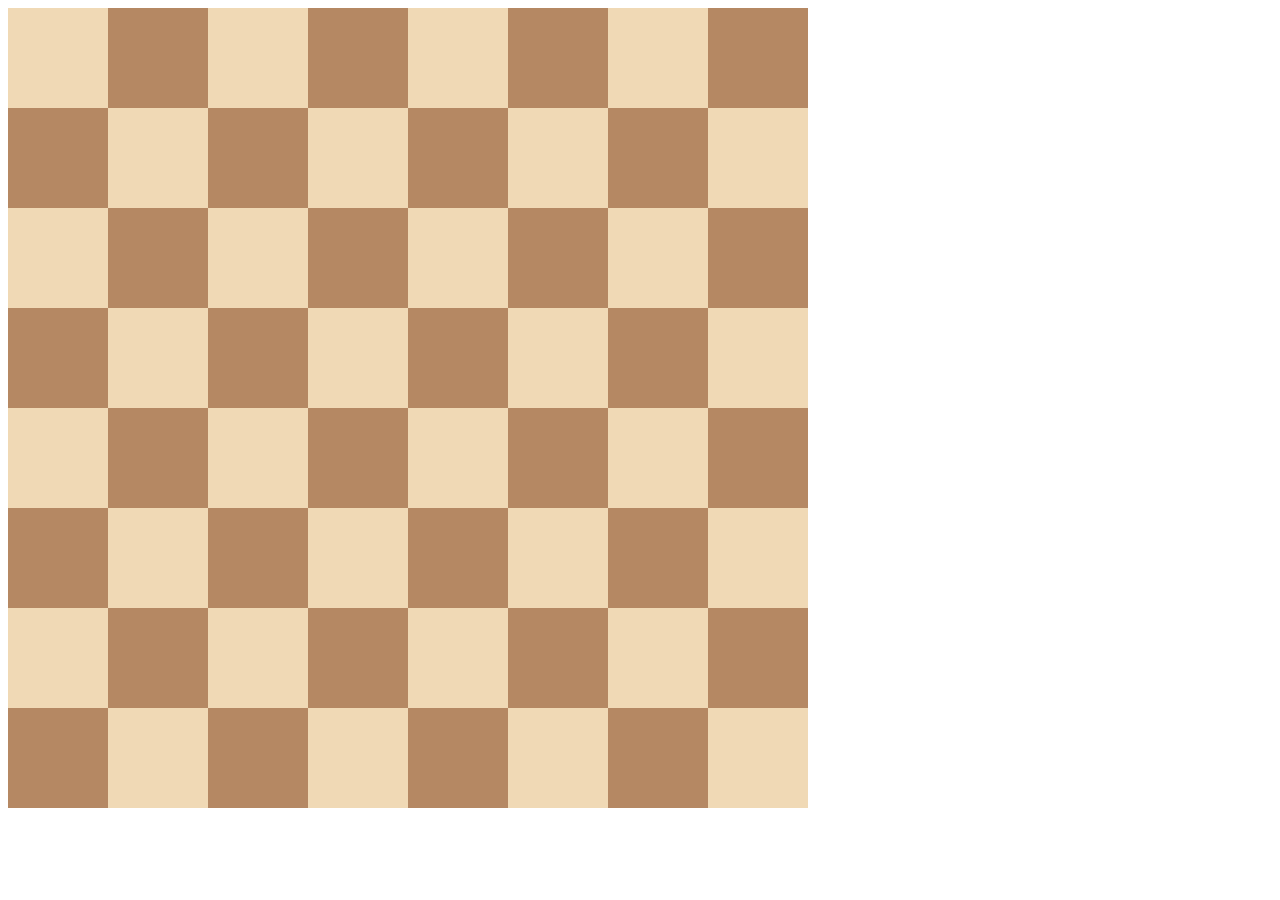
<file: 10.0 Display Grid/index.html>
<!DOCTYPE html>
<html>

<head>
  <title>Chessboard</title>
  <style>
    /* Write your code here */
    /* Each square should be 100px by 100px */
    /* My colours for white: #f0d9b5, black: #b58863 */
    .container{
      width: 600px;
      display: grid;
      grid-template-columns: 1fr 1fr 1fr 1fr  1fr 1fr 1fr 1fr;
      grid-template-rows: 1fr fr 1fr 1fr  1fr 1fr 1fr 1fr;
    }
    .white{
      height: 100px;
      width: 100px;
      background: #f0d9b5;
    
    }
    .black{
      background-color:#b58863;
      height: 100px;
      width: 100px;
    }
  </style>
</head>

<body>
  <div class="container">
    <div class="white"></div>
    <div class="black"></div>
    <div class="white"></div>
    <div class="black"></div>
    <div class="white"></div>
    <div class="black"></div>
    <div class="white"></div>
    <div class="black"></div>
    <div class="black"></div>
    <div class="white"></div>
    <div class="black"></div>
    <div class="white"></div>
    <div class="black"></div>
    <div class="white"></div>
    <div class="black"></div>
    <div class="white"></div>
    <div class="white"></div>
    <div class="black"></div>
    <div class="white"></div>
    <div class="black"></div>
    <div class="white"></div>
    <div class="black"></div>
    <div class="white"></div>
    <div class="black"></div>
    <div class="black"></div>
    <div class="white"></div>
    <div class="black"></div>
    <div class="white"></div>
    <div class="black"></div>
    <div class="white"></div>
    <div class="black"></div>
    <div class="white"></div>
    <div class="white"></div>
    <div class="black"></div>
    <div class="white"></div>
    <div class="black"></div>
    <div class="white"></div>
    <div class="black"></div>
    <div class="white"></div>
    <div class="black"></div>
    <div class="black"></div>
    <div class="white"></div>
    <div class="black"></div>
    <div class="white"></div>
    <div class="black"></div>
    <div class="white"></div>
    <div class="black"></div>
    <div class="white"></div>
    <div class="white"></div>
    <div class="black"></div>
    <div class="white"></div>
    <div class="black"></div>
    <div class="white"></div>
    <div class="black"></div>
    <div class="white"></div>
    <div class="black"></div>
    <div class="black"></div>
    <div class="white"></div>
    <div class="black"></div>
    <div class="white"></div>
    <div class="black"></div>
    <div class="white"></div>
    <div class="black"></div>
    <div class="white"></div>
  </div>
</body>

</html>
</file>
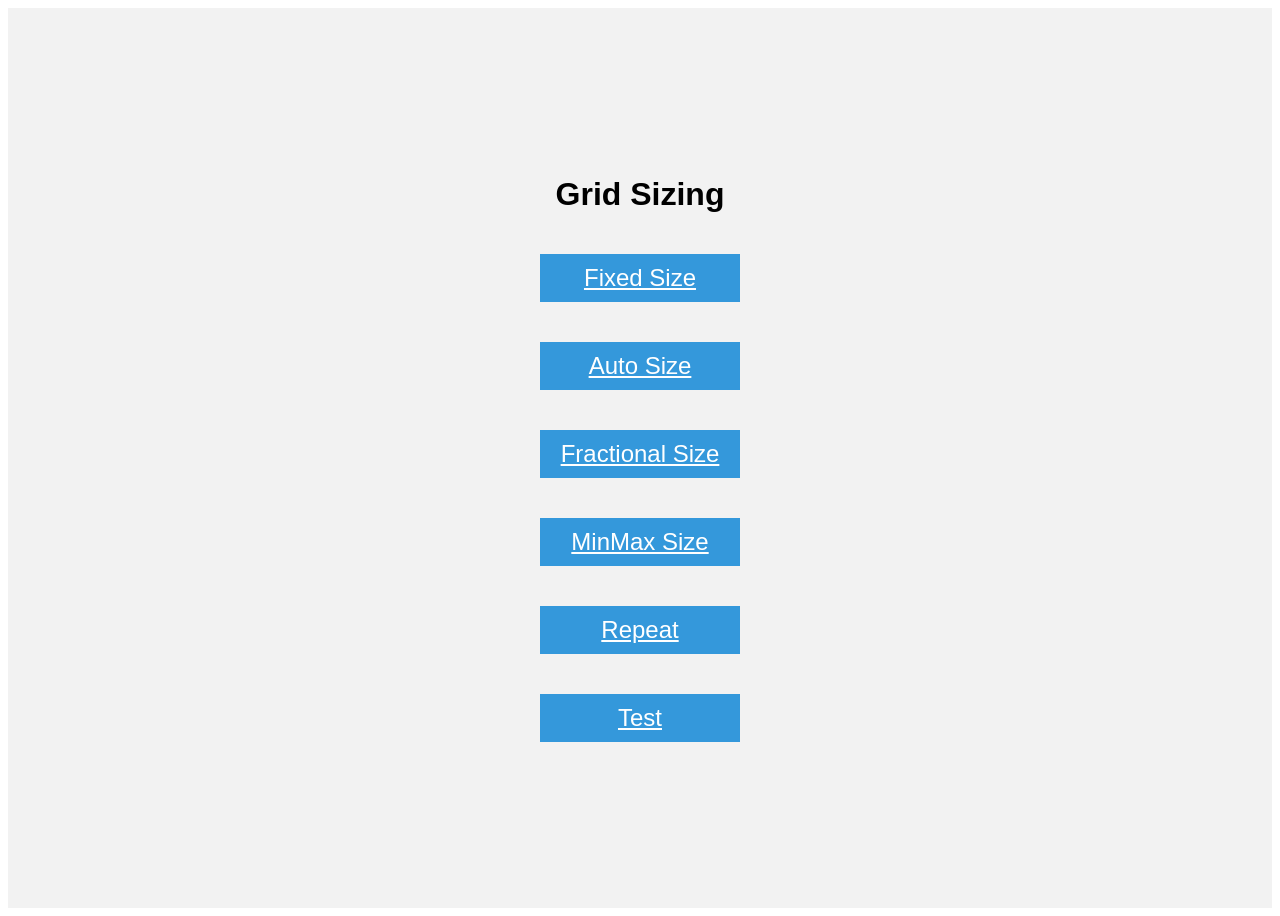
<file: 10.1 Grid Sizing/index.html>
<!DOCTYPE html>
<html lang="en">

<head>
  <meta charset="UTF-8">
  <meta name="google" content="notranslate">
  <meta name="viewport" content="width=device-width, initial-scale=1.0">
  <title>Grid Fundamentals</title>
  <style>
    body {
      font-family: sans-serif;
    }

    .container {
      display: flex;
      justify-content: center;
      align-items: center;
      flex-direction: column;
      height: 100vh;
      background-color: #f2f2f2;
    }

    .item {
      width: 200px;
      margin: 20px;
      background-color: #3498db;
      color: #fff;
      text-align: center;
      line-height: 2;
      font-size: 24px;
    }
  </style>
</head>

<body>
  <div class="container">
    <h1>Grid Sizing</h1>
    <a class="item" href="./fixed-size.html">Fixed Size</a>
    <a class="item" href="./auto-size.html">Auto Size</a>
    <a class="item" href="./fractional-size.html">Fractional Size</a>
    <a class="item" href="./minmax-size.html">MinMax Size</a>
    <a class="item" href="./repeat.html">Repeat</a>
    <a class="item" href="./test.html">Test</a>


  </div>
</body>

</html>
</file>
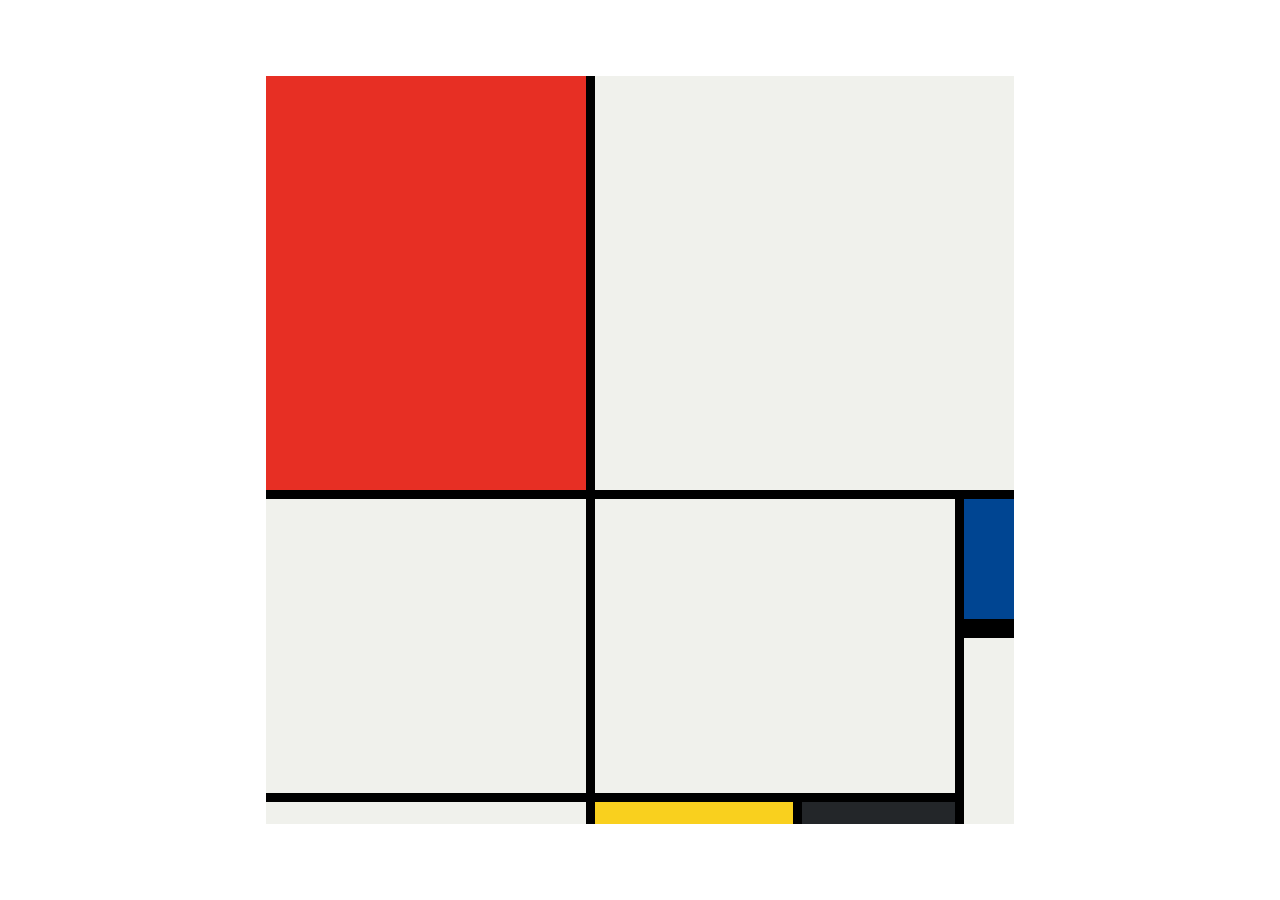
<file: 10.3 Mondrian Project/index.html>
<!DOCTYPE html>
<html lang="en">

<head>
  <meta charset="UTF-8">
  <meta name="viewport" content="width=device-width, initial-scale=1.0">
  <title>Mondrian Project</title>
  <style>
    /* 
    Write your CSS here 
    Gap Colour: #000
    White: #F0F1EC
    Red: #E72F24
    Black: #232629
    Blue: #004592
    Yellow: #F9D01E

    For dimensions, see dimensions.png image.
    HINT: Remember you can't change the properties of grid lines.
    But grid lines are transparent!
    */
    body {
      display: flex;
      justify-content: center;
      align-items: center;
      height: 100vh;
      margin: 0;
      padding: 0;
    }
    .container {
      height: 748px;
      width: 748px;
      display: grid;
      background-color: #000;
      grid-template-columns: 320px 198px 153px 50px;
      grid-template-rows: 414px 130px 155px 22px;
      gap: 9px;
    }

    .item {
      background-color: #F0F1EC;
    }

    .red {
      background-color: #E72F24;
    }

    .white1 {
      grid-column: span 3;
    }

    .white2 {
      grid-row: span 2;
    }

    .white3 {
      grid-area: 2 / 2 / 4 /4
    }

    .blue {
      background-color: #004592;
      border-bottom: 10px solid #000;
    }

    .white4 {
      grid-row: span 2;
    }

    .yellow {
      background-color: #F9D01E;
    }

    .black {
      background-color: #232629;
    }
  </style>
</head>

<body>
  <!-- Write your HTML here -->
  <div class="container">
    <div class="item red"></div>
    <div class="item white1"></div>
    <div class="item white2"></div>
    <div class="item white3"></div>

    <div class="item blue"></div>
    <div class="item white4"></div>

    <div class="item"></div>
    <div class="item yellow"></div>
    <div class="item black"></div>
  </div>
</body>

</html>
</file>
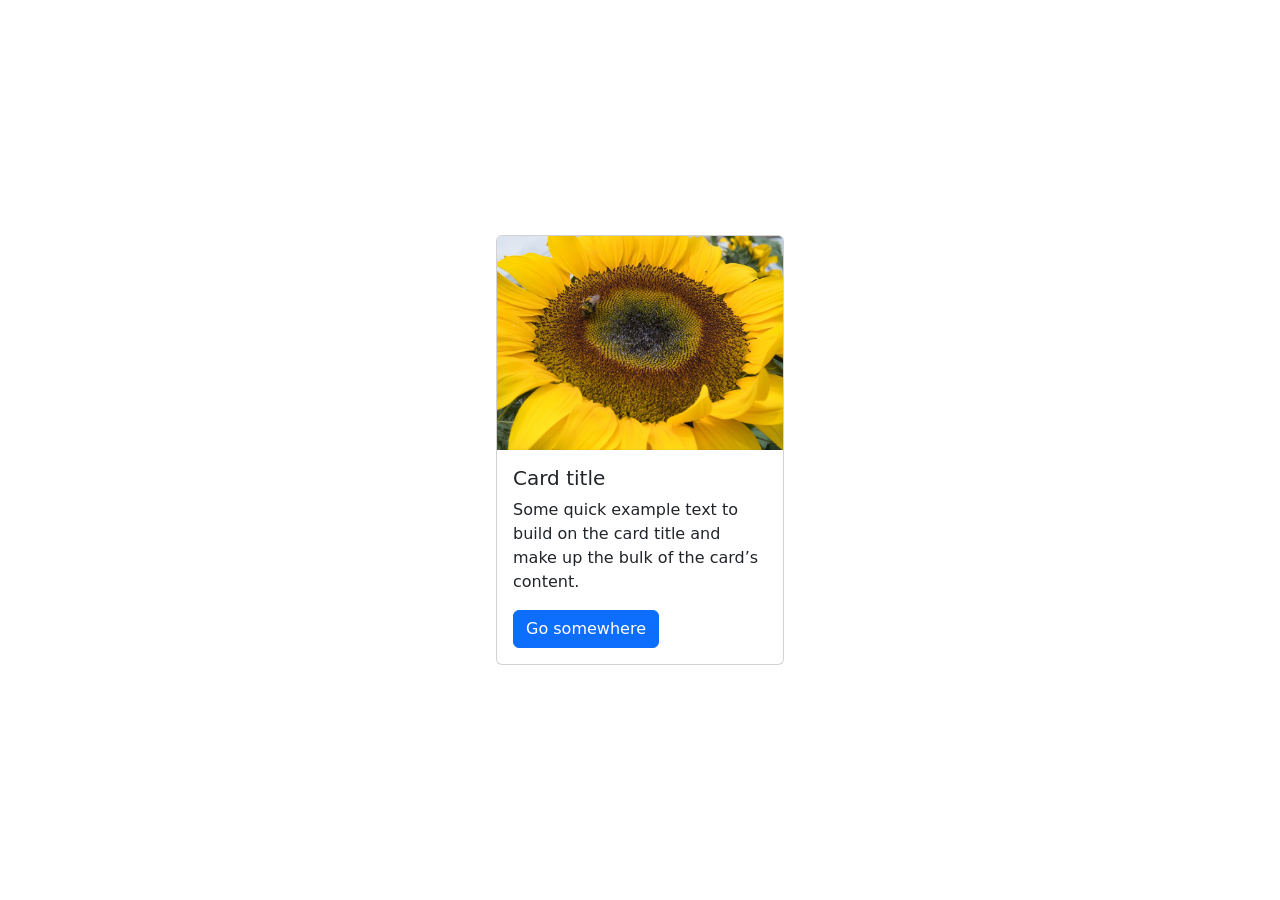
<file: 11.0 Bootstrap Intro/index.html>
<!doctype html>
<html lang="en">

<head>
  <meta charset="utf-8">
  <meta name="viewport" content="width=device-width, initial-scale=1">
  <title>Bootstrap</title>
  <!-- TODO 1: Add the Bootstrap link here. -->
   <link href="https://cdn.jsdelivr.net/npm/bootstrap@5.3.8/dist/css/bootstrap.min.css" rel="stylesheet" integrity="sha384-sRIl4kxILFvY47J16cr9ZwB07vP4J8+LH7qKQnuqkuIAvNWLzeN8tE5YBujZqJLB" crossorigin="anonymous">
  <style>
    /* TODO 4: Use flexbox to center the card in the vertical and horizontal center. */
    .flex-container{
      display: flex;
      justify-content: center;
      align-items: center;
      height: 100vh;
      
    }
  </style>
</head>

<body>
  <div class="flex-container">

    <!-- TODO 2: Add the Bootstrap Prebuilt Card here -->
     <div class="card" style="width: 18rem;">
  <img src="./flower.jpg" class="card-img-top" alt="a sun flower">
  <div class="card-body">
    <h5 class="card-title">Card title</h5>
    <p class="card-text">Some quick example text to build on the card title and make up the bulk of the card’s content.</p>
    <a href="#" class="btn btn-primary">Go somewhere</a>
  </div>
  </div>
    <!-- TODO 3: Change the image src to display the flower.jpg image. -->
  </div>
</body>

</html>
</file>
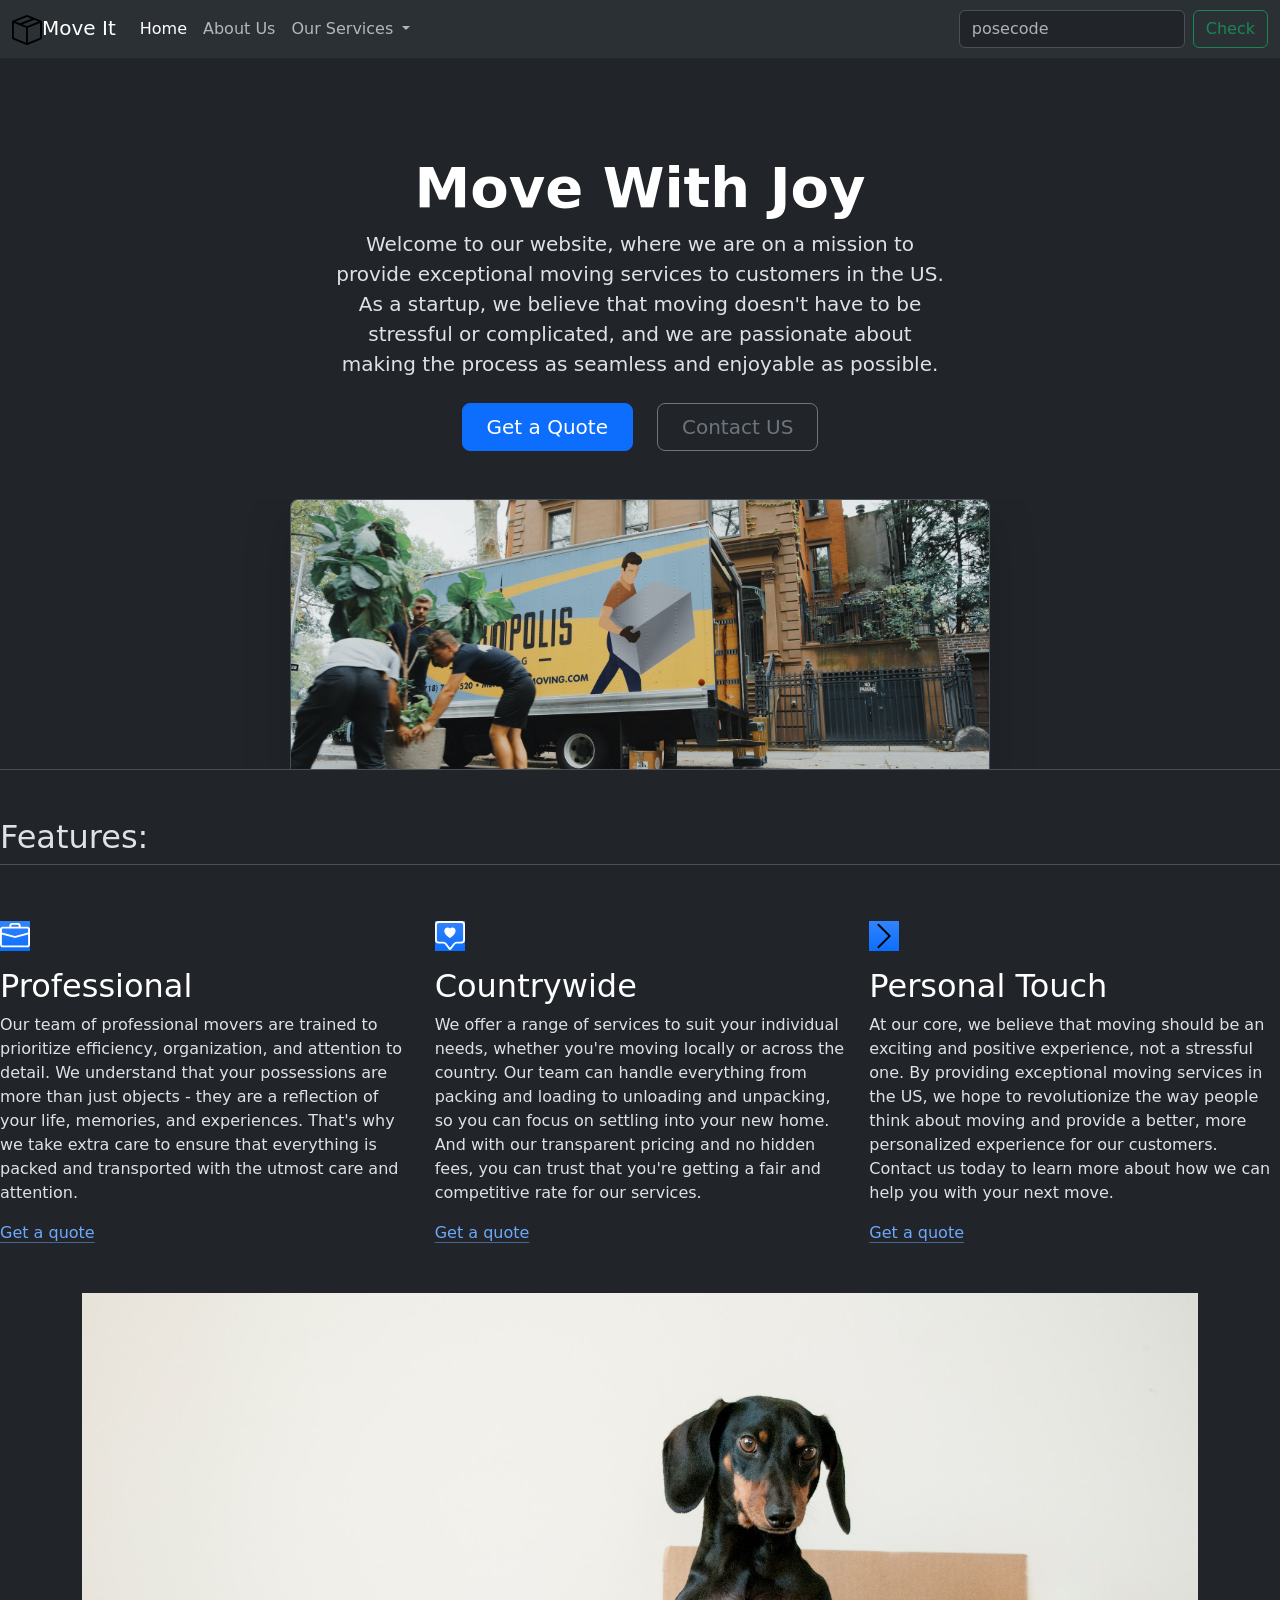
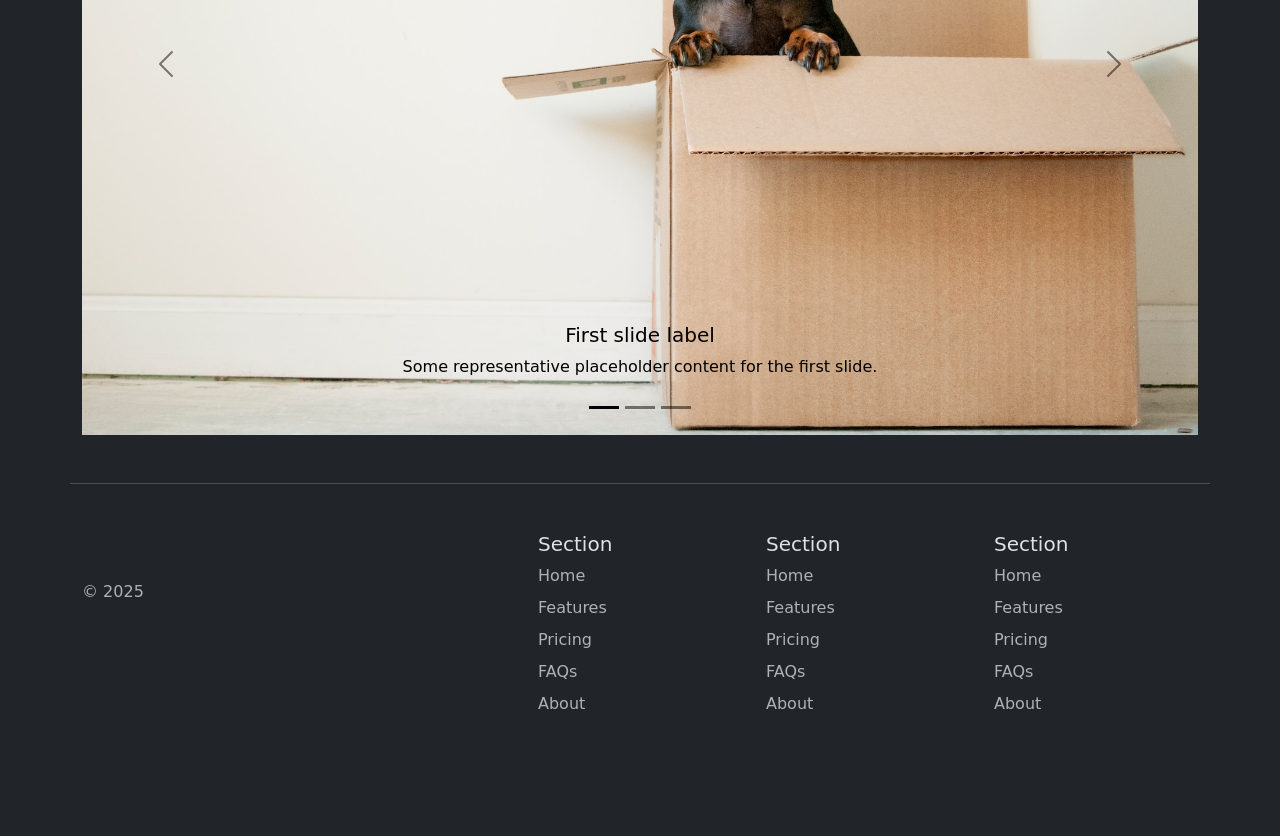
<file: 11.2 Bootstrap Components/index.html>
<!DOCTYPE html>
<html lang="en" data-bs-theme="dark">

<head>
  <meta charset="UTF-8">
  <meta name="viewport" content="width=device-width, initial-scale=1.0">
  <title>Bootstrap Components</title>
  <link href="https://cdn.jsdelivr.net/npm/bootstrap@5.3.0-alpha2/dist/css/bootstrap.min.css" rel="stylesheet"
    integrity="sha384-aFq/bzH65dt+w6FI2ooMVUpc+21e0SRygnTpmBvdBgSdnuTN7QbdgL+OapgHtvPp" crossorigin="anonymous">
  <style>
      
  </style>
</head>

<body>
  <nav class="navbar navbar-expand-lg bg-body-tertiary">
  <div class="container-fluid">
    <a class="navbar-brand" href="#home"><img src="box-seam.svg" height="30px" alt="a dog as a logo">Move It</a>
    <button class="navbar-toggler" type="button" data-bs-toggle="collapse" data-bs-target="#navbarSupportedContent" aria-controls="navbarSupportedContent" aria-expanded="false" aria-label="Toggle navigation">
      <span class="navbar-toggler-icon"></span>
    </button>
    <div class="collapse navbar-collapse" id="navbarSupportedContent">
      <ul class="navbar-nav me-auto mb-2 mb-lg-0">
        <li class="nav-item">
          <a class="nav-link active" aria-current="page" href="#home">Home</a>
        </li>
        <li class="nav-item">
          <a class="nav-link" href="#about-us">About Us</a>
        </li>
        <li class="nav-item dropdown">
          <a class="nav-link dropdown-toggle" href="#" role="button" data-bs-toggle="dropdown" aria-expanded="false">
            Our Services
          </a>
          <ul class="dropdown-menu">
            <li><a class="dropdown-item" href="#Frontend-dev">Frontend dev</a></li>
            <li><a class="dropdown-item" href="#Backend-dev">Backend dev</a></li>
            <li><hr class="dropdown-divider"></li>
            <li><a class="dropdown-item" href="#others">System Design and Analysis</a></li>
          </ul>
        </li>
       
      </ul>
      <form class="d-flex" role="search">
        <input class="form-control me-2" type="search" placeholder="posecode" aria-label="Search"/>
        <button class="btn btn-outline-success" type="submit">Check</button>
      </form>
    </div>
  </div>
</nav>
<div class="home">
<div class="px-4 pt-5 my-5 text-center border-bottom">
  <h1 class="display-4 fw-bold text-body-emphasis">Move With Joy</h1>
  <div class="col-lg-6 mx-auto">
    <p class="lead mb-4">
      Welcome to our website, where we are on a mission to provide exceptional moving services to customers in the US. As a startup, we believe that moving doesn't have to be stressful or complicated, and we are passionate about making the process as seamless and enjoyable as possible.
    </p>
    <div class="d-grid gap-2 d-sm-flex justify-content-sm-center mb-5">
      <button type="button" class="btn btn-primary btn-lg px-4 me-sm-3">Get a Quote</button>
      <button type="button" class="btn btn-outline-secondary btn-lg px-4">Contact US</button>
    </div>
  </div>
  <div class="overflow-hidden" style="max-height: 30vh;">
    <div class="container px-5">
      <img src="./moving-van.jpg" class="img-fluid border rounded-3 shadow-lg mb-4" alt="Example image" width="700" height="500" loading="lazy">
    </div>
  </div>
</div>
<div class="b-example-divider"></div>
</div>

<div class="about>
<div class="container px-4 py-5" id="featured-3"> <h2 class="pb-2 border-bottom">Features:</h2> <div class="row g-4 py-5 row-cols-1 row-cols-lg-3"> <div class="feature col"> <div class="feature-icon d-inline-flex align-items-center justify-content-center text-bg-primary bg-gradient fs-2 mb-3"> <img src="./briefcase.svg" height="30px" alt="briefcase"> </div> <h3 class="fs-2 text-body-emphasis">Professional</h3> <p>Our team of professional movers are trained to prioritize efficiency, organization, and attention to detail. We understand that your possessions are more than just objects - they are a reflection of your life, memories, and experiences. That's why we take extra care to ensure that everything is packed and transported with the utmost care and attention.
</p> <a href="#" class="icon-link">
Get a quote
<svg class="bi" aria-hidden="true"><use xlink:href="#chevron-right"></use></svg> </a> </div> <div class="feature col"> <div class="feature-icon d-inline-flex align-items-center justify-content-center text-bg-primary bg-gradient fs-2 mb-3"> <img src="./chat-square-heart.svg" height="30px"></div> <h3 class="fs-2 text-body-emphasis">Countrywide</h3> <p>We offer a range of services to suit your individual needs, whether you're moving locally or across the country. Our team can handle everything from packing and loading to unloading and unpacking, so you can focus on settling into your new home. And with our transparent pricing and no hidden fees, you can trust that you're getting a fair and competitive rate for our services.</p> <a href="#" class="icon-link">
Get a quote
<svg class="bi" aria-hidden="true"><use xlink:href="#chevron-right"></use></svg> </a> </div> <div class="feature col"> <div class="feature-icon d-inline-flex align-items-center justify-content-center text-bg-primary bg-gradient fs-2 mb-3"> <img src="./chevron-right.svg" height="30px"> </div> <h3 class="fs-2 text-body-emphasis">Personal Touch</h3> <p>At our core, we believe that moving should be an exciting and positive experience, not a stressful one. By providing exceptional moving services in the US, we hope to revolutionize the way people think about moving and provide a better, more personalized experience for our customers. Contact us today to learn more about how we can help you with your next move.</p> <a href="#" class="icon-link">
Get a quote
<svg class="bi" aria-hidden="true"><use xlink:href="#chevron-right"></use></svg> </a> </div> </div> </div>
</div>


<div class="home">
<div class="container">
<div id="carouselExampleDark" class="carousel carousel-dark slide">
  <div class="carousel-indicators">
    <button type="button" data-bs-target="#carouselExampleDark" data-bs-slide-to="0" class="active" aria-current="true" aria-label="Slide 1"></button>
    <button type="button" data-bs-target="#carouselExampleDark" data-bs-slide-to="1" aria-label="Slide 2"></button>
    <button type="button" data-bs-target="#carouselExampleDark" data-bs-slide-to="2" aria-label="Slide 3"></button>
  </div>
  <div class="carousel-inner">
    <div class="carousel-item active" data-bs-interval="10000">
      <img src="./dog.jpg" class="d-block w-100" alt="...">
      <div class="carousel-caption d-none d-md-block">
        <h5>First slide label</h5>
        <p>Some representative placeholder content for the first slide.</p>
      </div>
    </div>
    <div class="carousel-item" data-bs-interval="2000">
      <img src="./family.jpg" class="d-block w-100" alt="...">
      <div class="carousel-caption d-none d-md-block">
        <h5>Second slide label</h5>
        <p>Some representative placeholder content for the second slide.</p>
      </div>
    </div>
    <div class="carousel-item">
      <img src="./couple.jpg" class="d-block w-100" alt="...">
      <div class="carousel-caption d-none d-md-block">
        <h5>Third slide label</h5>
        <p>Some representative placeholder content for the third slide.</p>
      </div>
    </div>
  </div>
  <button class="carousel-control-prev" type="button" data-bs-target="#carouselExampleDark" data-bs-slide="prev">
    <span class="carousel-control-prev-icon" aria-hidden="true"></span>
    <span class="visually-hidden">Previous</span>
  </button>
  <button class="carousel-control-next" type="button" data-bs-target="#carouselExampleDark" data-bs-slide="next">
    <span class="carousel-control-next-icon" aria-hidden="true"></span>
    <span class="visually-hidden">Next</span>
  </button>
</div>
</div>

<div class="container"> <footer class="row row-cols-1 row-cols-sm-2 row-cols-md-5 py-5 my-5 border-top"> <div class="col mb-3"> <a href="/" class="d-flex align-items-center mb-3 link-body-emphasis text-decoration-none" aria-label="Bootstrap"> <svg class="bi me-2" width="40" height="32" aria-hidden="true"><use xlink:href="#bootstrap"></use></svg> </a> <p class="text-body-secondary">© 2025</p> </div> <div class="col mb-3"></div> <div class="col mb-3"> <h5>Section</h5> <ul class="nav flex-column"> <li class="nav-item mb-2"><a href="#" class="nav-link p-0 text-body-secondary">Home</a></li> <li class="nav-item mb-2"><a href="#" class="nav-link p-0 text-body-secondary">Features</a></li> <li class="nav-item mb-2"><a href="#" class="nav-link p-0 text-body-secondary">Pricing</a></li> <li class="nav-item mb-2"><a href="#" class="nav-link p-0 text-body-secondary">FAQs</a></li> <li class="nav-item mb-2"><a href="#" class="nav-link p-0 text-body-secondary">About</a></li> </ul> </div> <div class="col mb-3"> <h5>Section</h5> <ul class="nav flex-column"> <li class="nav-item mb-2"><a href="#" class="nav-link p-0 text-body-secondary">Home</a></li> <li class="nav-item mb-2"><a href="#" class="nav-link p-0 text-body-secondary">Features</a></li> <li class="nav-item mb-2"><a href="#" class="nav-link p-0 text-body-secondary">Pricing</a></li> <li class="nav-item mb-2"><a href="#" class="nav-link p-0 text-body-secondary">FAQs</a></li> <li class="nav-item mb-2"><a href="#" class="nav-link p-0 text-body-secondary">About</a></li> </ul> </div> <div class="col mb-3"> <h5>Section</h5> <ul class="nav flex-column"> <li class="nav-item mb-2"><a href="#" class="nav-link p-0 text-body-secondary">Home</a></li> <li class="nav-item mb-2"><a href="#" class="nav-link p-0 text-body-secondary">Features</a></li> <li class="nav-item mb-2"><a href="#" class="nav-link p-0 text-body-secondary">Pricing</a></li> <li class="nav-item mb-2"><a href="#" class="nav-link p-0 text-body-secondary">FAQs</a></li> <li class="nav-item mb-2"><a href="#" class="nav-link p-0 text-body-secondary">About</a></li> </ul> </div> </footer> </div><script src="https://cdn.jsdelivr.net/npm/bootstrap@5.3.8/dist/js/bootstrap.bundle.min.js" integrity="sha384-FKyoEForCGlyvwx9Hj09JcYn3nv7wiPVlz7YYwJrWVcXK/BmnVDxM+D2scQbITxI" crossorigin="anonymous"></script>

<script src="https://cdn.jsdelivr.net/npm/bootstrap@5.3.8/dist/js/bootstrap.bundle.min.js" integrity="sha384-FKyoEForCGlyvwx9Hj09JcYn3nv7wiPVlz7YYwJrWVcXK/BmnVDxM+D2scQbITxI" crossorigin="anonymous"></script>


</body>

</html>
</file>
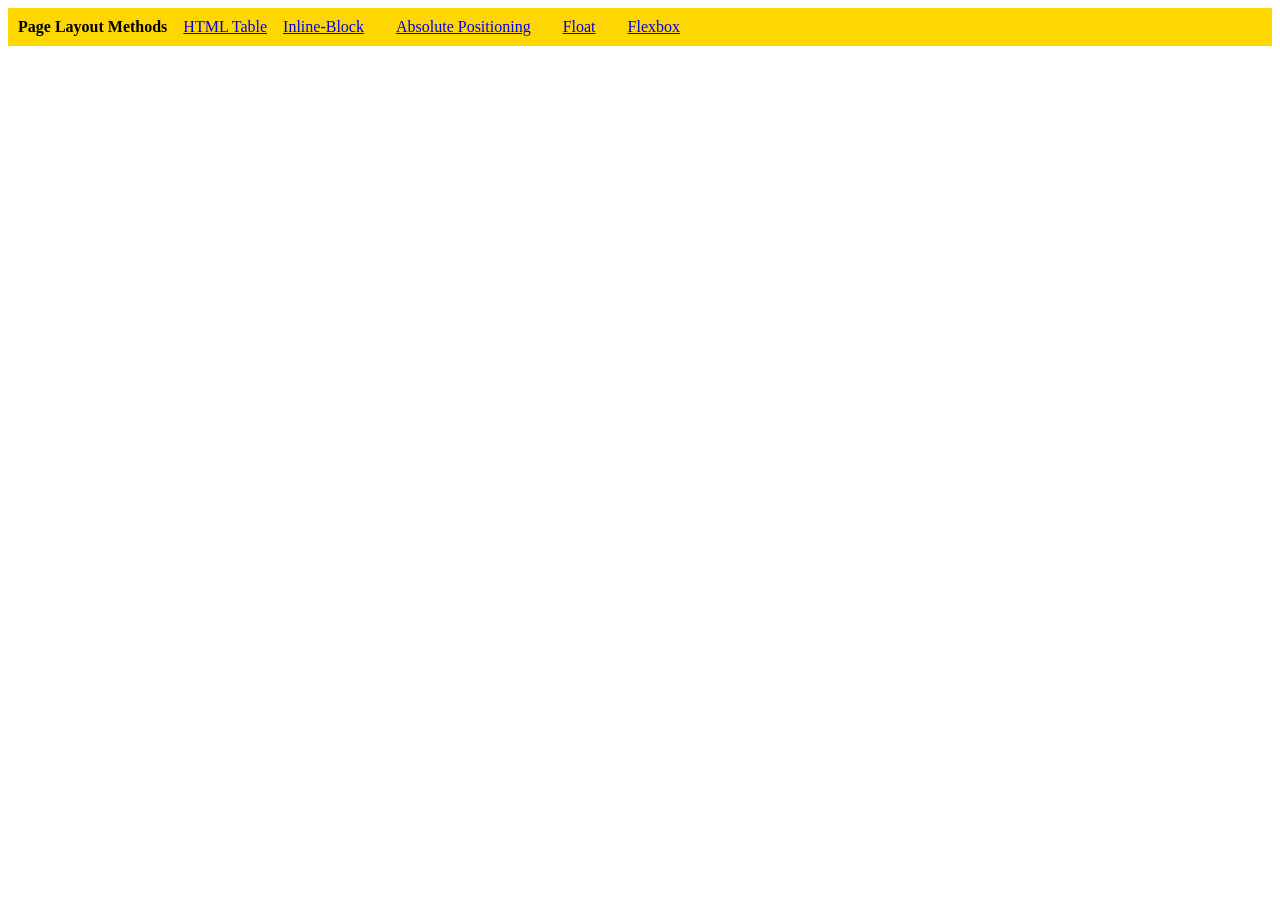
<file: 9.0 Display Flex/index.html>
<!DOCTYPE html>
<html lang="en">

<head>
  <meta charset="UTF-8">
  <meta name="viewport" content="width=device-width, initial-scale=1.0">
  <title>Column Layout Methods</title>
  <style>
    p {
      padding: 0;
      margin: 0;
      font-weight: 700;
    }

    li {
      list-style: none;
    }

    .container {
      padding: 10px;
      background-color: gold;
      display: flex;
      gap: 1rem;
    }

  </style>
</head>

<body>
  <div class="container">
    <p>Page Layout Methods</p>

    <li><a href="./html-table.html">HTML Table</a></li>
    <li><a href="./inline-block.html">Inline-Block</li>
    <li><a href="./absolute-position.html">Absolute Positioning</li>
    <li><a href="./float.html">Float</li>
    <li><a href="./flex.html">Flexbox</li>

  </div>
</body>

</html>
</file>
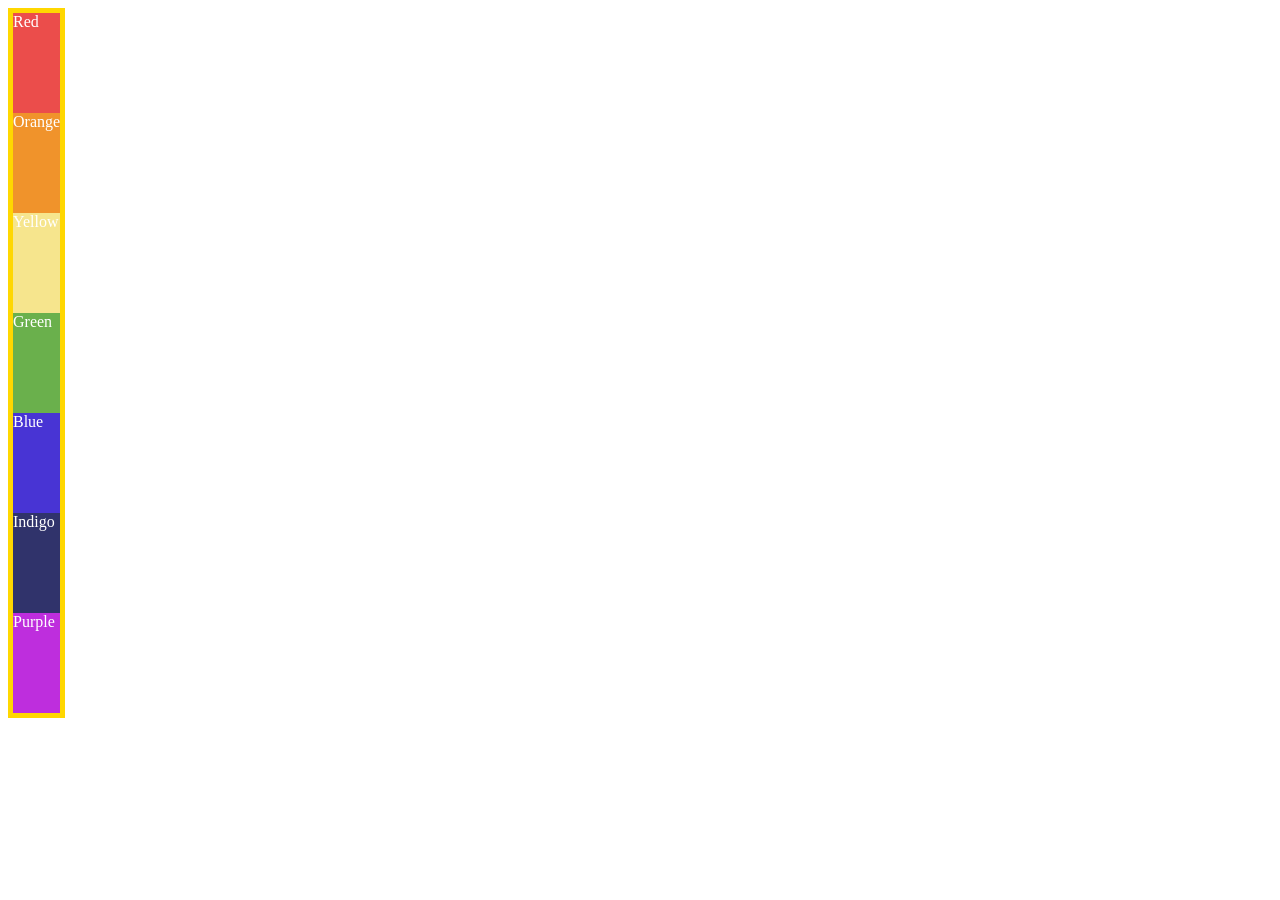
<file: 9.1 Flex Direction/index.html>
<!DOCTYPE html>
<html lang="en">

<head>
  <meta charset="UTF-8">
  <meta name="viewport" content="width=device-width, initial-scale=1.0">
  <title>Flex Direction</title>
  <!-- HINT:
  https://developer.mozilla.org/en-US/docs/Web/CSS/Universal_selectors
  https://developer.mozilla.org/en-US/docs/Learn/CSS/Building_blocks/Selectors/Combinators 
  -->
  <style>
    .container {
      color: white;
      border: 5px solid gold;
      display: inline-flex;
      flex-direction: column;
      
      
    }

    /*
Select all the elements that are the direct
children of the .container class.
    */

    .red {background-color: #eb4d4b;}
    .orange {background-color: #f0932b;}
    .yellow {background-color: #f6e58d;}
    .green {background-color: #6ab04c;}
    .blue {background-color: #4834d4;}
    .indigo {background-color: #30336b;}
    .purple {background-color: #be2edd;}

    .container > * {
      flex-basis: 100px;
    }
    </style>
</head>

<body>
  <div class="container">
    <div class="red">Red</div>
    <div class="orange">Orange</div>
    <div class="yellow">Yellow</div>
    <div class="green">Green</div>
    <div class="blue">Blue</div>
    <div class="indigo">Indigo</div>
    <div class="purple">Purple</div>
  </div>
  
</body>

</html>
</file>
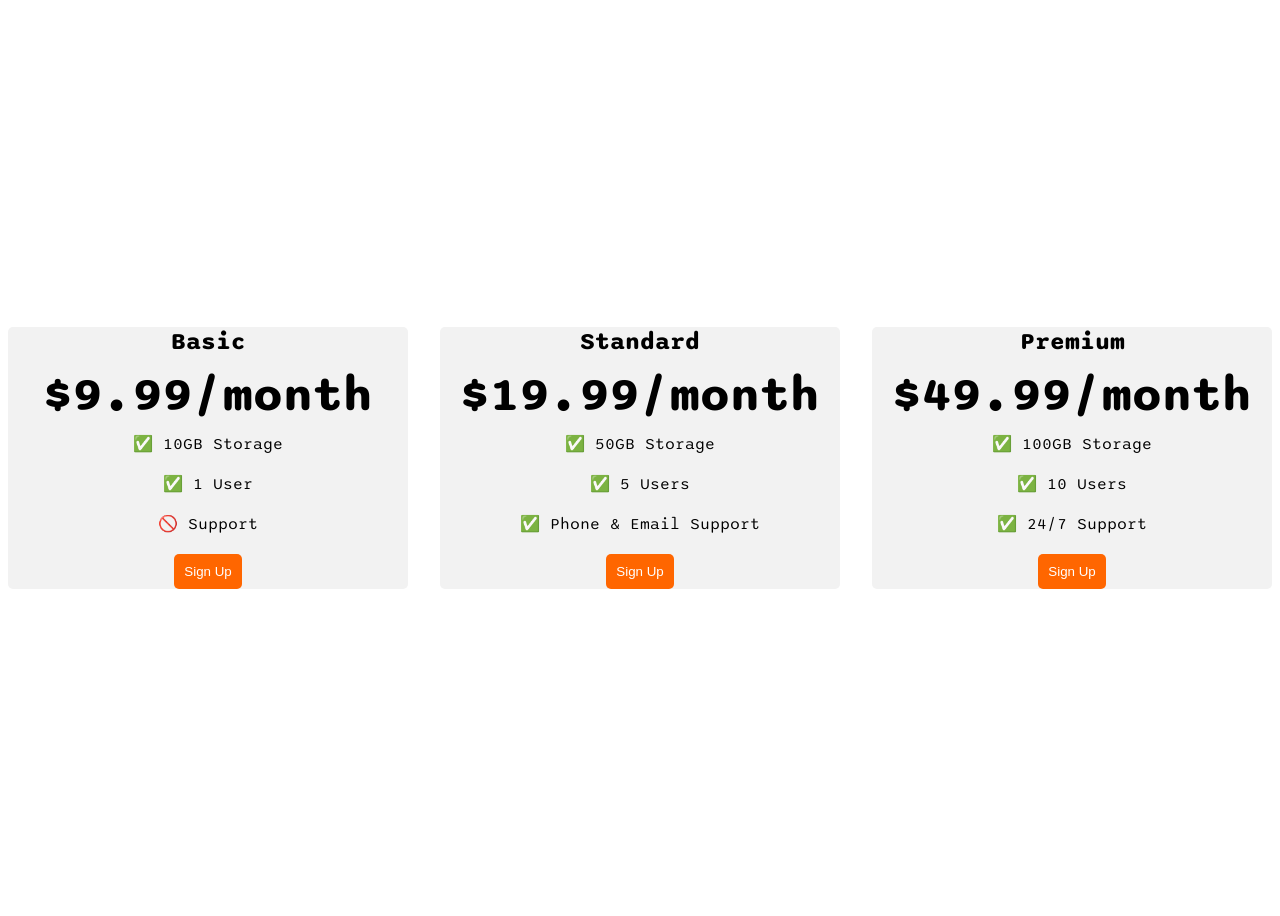
<file: njj/index.html>
<!DOCTYPE html>
<html>
  <head>
    <title>Flexbox Pricing Table</title>
    <link rel="preconnect" href="https://fonts.googleapis.com" />
    <link rel="preconnect" href="https://fonts.gstatic.com" crossorigin />
    <link
      href="https://fonts.googleapis.com/css2?family=Sono:wght@400;700&display=swap"
      rel="stylesheet"
    />
    <style>
      body {
        font-family: "Sono", sans-serif;
      }

      /* Hint: What can you do with a media query and flexbox? */
      @media (max-width: 1250px) {
      } 
      li{
        list-style: none;
      }
      .pricing-container{
        justify-content: center;
        align-items: center;
        display: flex;
        height: 100vh;
        gap: 2rem;  
      }
      .pricing-plan{
        flex: 1;
        max-width: 400px;
        background-color: #f2f2f2;
        border-radius: 5px;
      text-align: center;
    }

    .plan-title {
      font-size: 24px;
      font-weight: bold;
      margin-bottom: 10px;
    }

    .plan-price {
      font-size: 48px;
      font-weight: bold;
      margin-bottom: 10px;
    }

    .plan-features {
      list-style: none;
      padding: 0;
      margin: 0;
    }

    .plan-features li {
      margin-bottom: 20px;
    }

    .plan-button {
      padding: 10px;
      background-color: #ff6600;
      color: #fff;
      border-radius: 5px;
      border: none;
    }

    @media (max-width: 1250px) {
      .pricing-container {
        flex-direction: column;
        height: 100%;
        flex-wrap: wrap; 
        
      }
    }
    </style>
  </head>

  <body>
    <div class="pricing-container">
      <div class="pricing-plan">
        <div class="plan-title">Basic</div>
        <div class="plan-price">$9.99/month</div>
        <ul class="plan-features">
          <li>✅ 10GB Storage</li>
          <li>✅ 1 User</li>
          <li>🚫 Support</li>
        </ul>
        <button class="plan-button">Sign Up</button>
      </div>
      <div class="pricing-plan">
        <div class="plan-title">Standard</div>
        <div class="plan-price">$19.99/month</div>
        <ul class="plan-features">
          <li>✅ 50GB Storage</li>
          <li>✅ 5 Users</li>
          <li>✅ Phone &amp; Email Support</li>
        </ul>
        <button class="plan-button">Sign Up</button>
      </div>
      <div class="pricing-plan">
        <div class="plan-title">Premium</div>
        <div class="plan-price">$49.99/month</div>
        <ul class="plan-features">
          <li>✅ 100GB Storage</li>
          <li>✅ 10 Users</li>
          <li>✅ 24/7 Support</li>
        </ul>
        <button class="plan-button">Sign Up</button>
      </div>
    </div>
  </body>
</html>
</file>
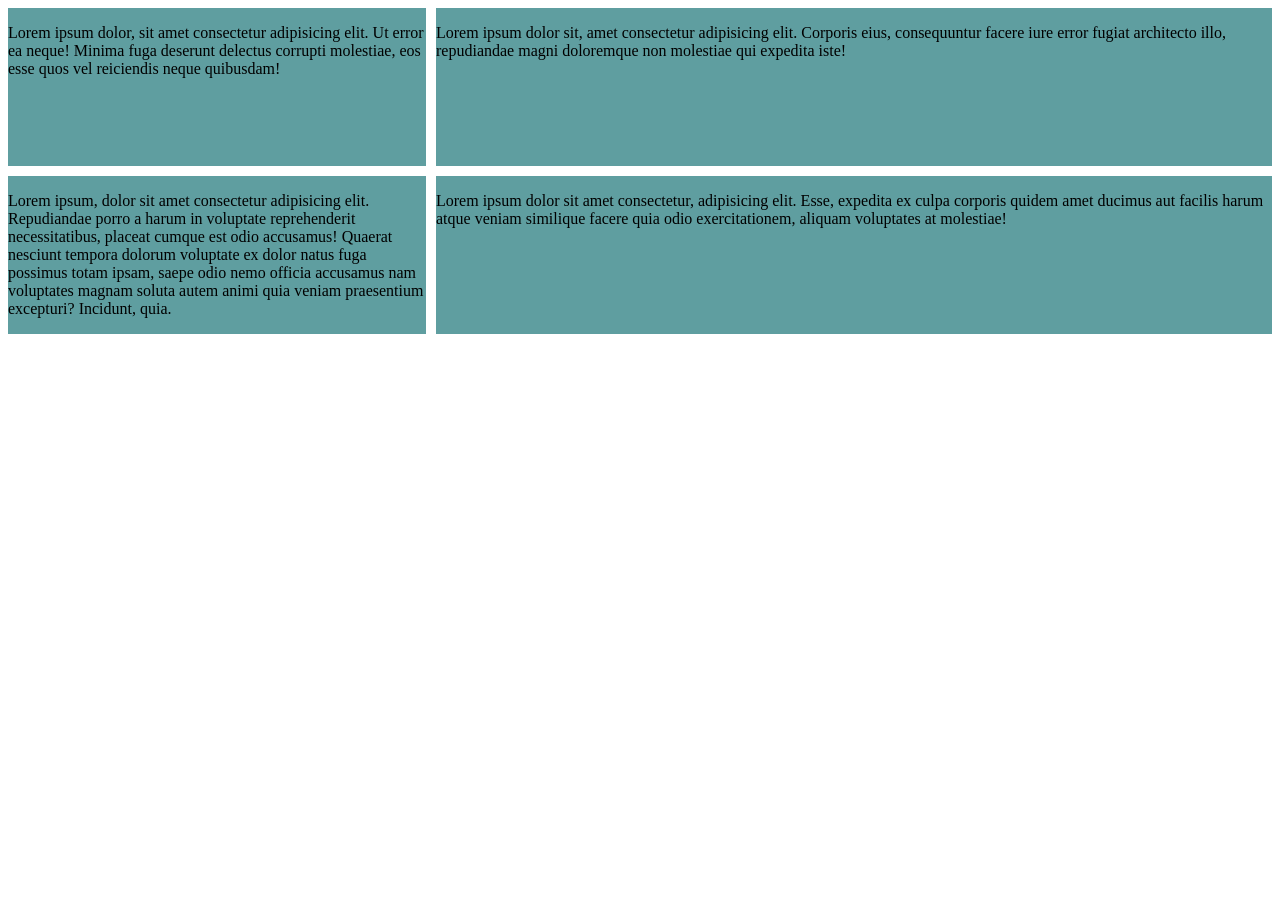
<file: 10.0 Display Grid/example.html>
<!DOCTYPE html>
<html>

<head>
  <title>CSS Grid vs Flexbox</title>
  <style>
    .container {
      display: grid;
      grid-template-columns: 1fr 2fr;
      grid-template-rows: 1fr 1fr;
      gap: 10px
    }

    .container>* {
      background-color: cadetblue;
    }
  </style>
</head>

<body>
  <div class="container">
    <div class="one">
      <p>Lorem ipsum dolor, sit amet consectetur adipisicing elit. Ut error ea neque! Minima fuga deserunt delectus
        corrupti molestiae, eos esse quos vel reiciendis neque quibusdam!</p>
    </div>
    <div class="two">
      <p>Lorem ipsum dolor sit, amet consectetur adipisicing elit. Corporis eius, consequuntur facere iure error fugiat
        architecto illo, repudiandae magni doloremque non molestiae qui expedita iste!</p>
    </div>
    <div class="three">
      <p>Lorem ipsum, dolor sit amet consectetur adipisicing elit. Repudiandae porro a harum in voluptate reprehenderit
        necessitatibus, placeat cumque est odio accusamus! Quaerat nesciunt tempora dolorum voluptate ex dolor natus
        fuga possimus totam ipsam, saepe odio nemo officia accusamus nam voluptates magnam soluta autem animi quia
        veniam praesentium excepturi? Incidunt, quia.</p>
    </div>
    <div>
      <p>Lorem ipsum dolor sit amet consectetur, adipisicing elit. Esse, expedita ex culpa corporis quidem amet ducimus
        aut facilis harum atque veniam similique facere quia odio exercitationem, aliquam voluptates at molestiae!</p>
    </div>
  </div>

</body>

</html>
</file>
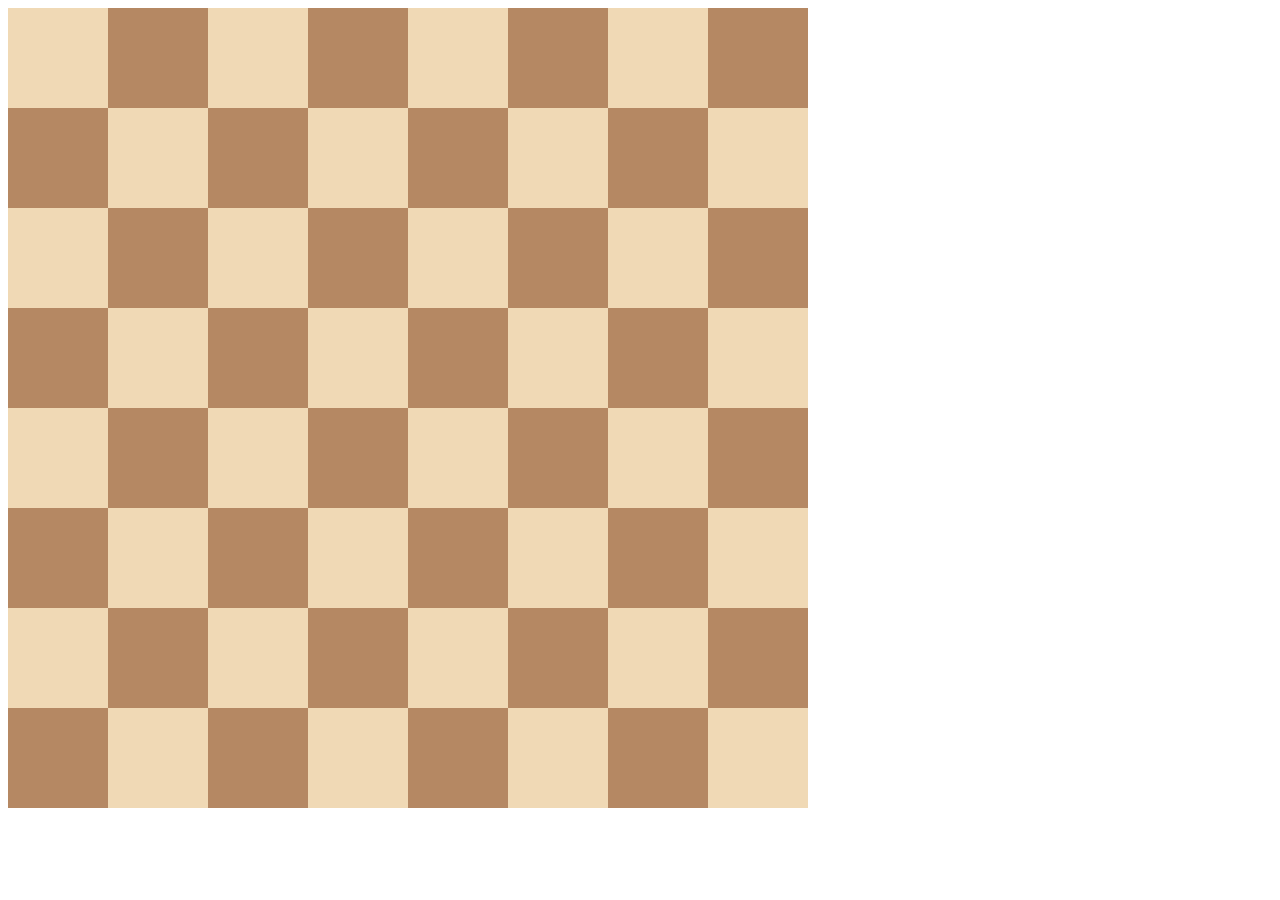
<file: 10.0 Display Grid/solution.html>
<!DOCTYPE html>
<html>

<head>
  <title>Chessboard</title>
  <style>
    .container {
      width: 800px;
      display: grid;
      grid-template-columns: 1fr 1fr 1fr 1fr 1fr 1fr 1fr 1fr;
      grid-template-rows: 1fr 1fr 1fr 1fr 1fr 1fr 1fr 1fr;
    }

    .white {
      height: 100px;
      width: 100px;
      background-color: #f0d9b5;
    }

    .black {
      height: 100px;
      width: 100px;
      background-color: #b58863;
    }
  </style>
</head>

<body>
  <div class="container">
    <div class="white"></div>
    <div class="black"></div>
    <div class="white"></div>
    <div class="black"></div>
    <div class="white"></div>
    <div class="black"></div>
    <div class="white"></div>
    <div class="black"></div>
    <div class="black"></div>
    <div class="white"></div>
    <div class="black"></div>
    <div class="white"></div>
    <div class="black"></div>
    <div class="white"></div>
    <div class="black"></div>
    <div class="white"></div>
    <div class="white"></div>
    <div class="black"></div>
    <div class="white"></div>
    <div class="black"></div>
    <div class="white"></div>
    <div class="black"></div>
    <div class="white"></div>
    <div class="black"></div>
    <div class="black"></div>
    <div class="white"></div>
    <div class="black"></div>
    <div class="white"></div>
    <div class="black"></div>
    <div class="white"></div>
    <div class="black"></div>
    <div class="white"></div>
    <div class="white"></div>
    <div class="black"></div>
    <div class="white"></div>
    <div class="black"></div>
    <div class="white"></div>
    <div class="black"></div>
    <div class="white"></div>
    <div class="black"></div>
    <div class="black"></div>
    <div class="white"></div>
    <div class="black"></div>
    <div class="white"></div>
    <div class="black"></div>
    <div class="white"></div>
    <div class="black"></div>
    <div class="white"></div>
    <div class="white"></div>
    <div class="black"></div>
    <div class="white"></div>
    <div class="black"></div>
    <div class="white"></div>
    <div class="black"></div>
    <div class="white"></div>
    <div class="black"></div>
    <div class="black"></div>
    <div class="white"></div>
    <div class="black"></div>
    <div class="white"></div>
    <div class="black"></div>
    <div class="white"></div>
    <div class="black"></div>
    <div class="white"></div>
  </div>
</body>

</html>
</file>
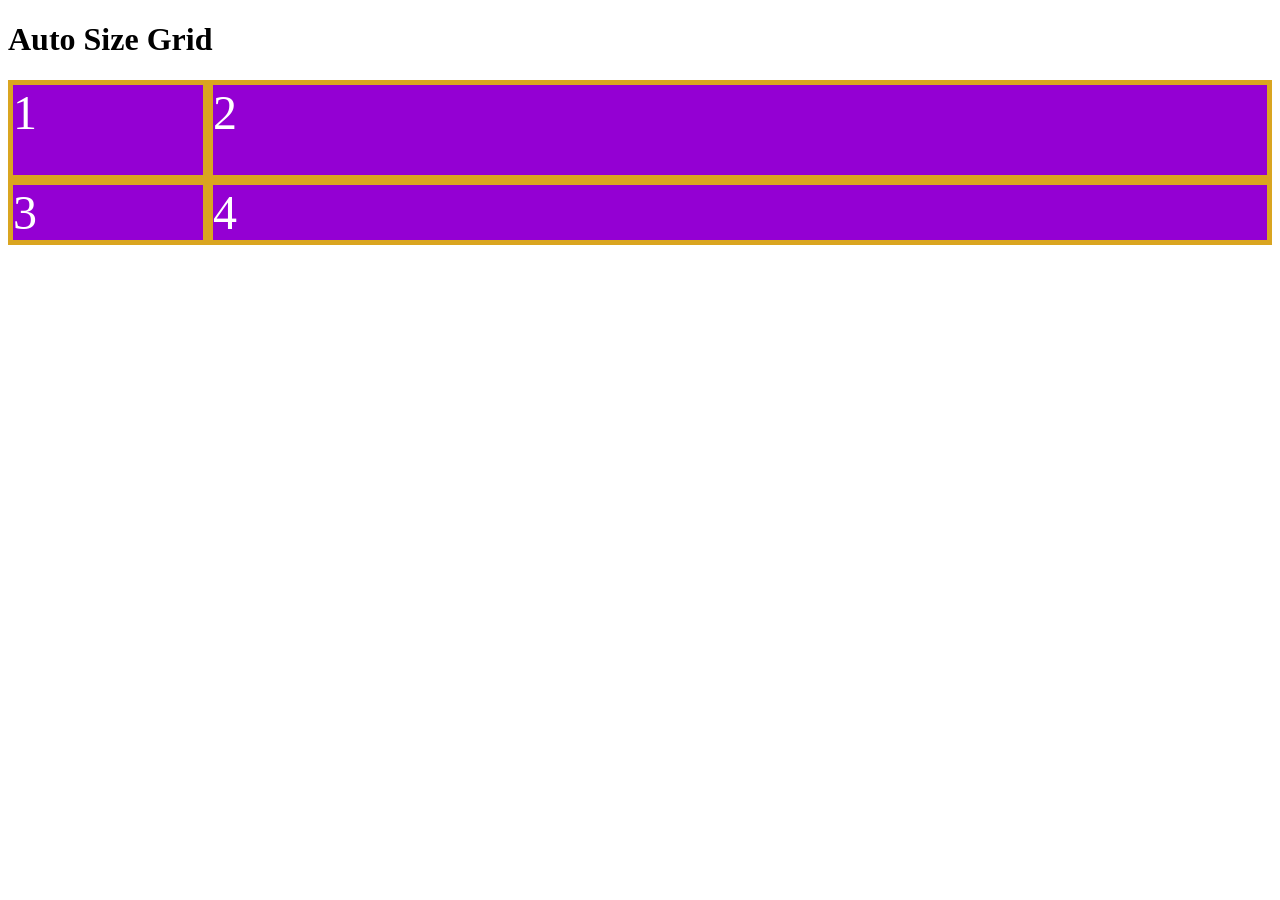
<file: 10.1 Grid Sizing/auto-size.html>
<!DOCTYPE html>
<html lang="en">

<head>
  <meta charset="UTF-8">
  <meta name="viewport" content="width=device-width, initial-scale=1.0">
  <title>Auto Size Grid</title>
  <style>
    .grid-container {
      display: grid;
      grid-template-rows: 100px auto;
      grid-template-columns: 200px auto;
    }

    .grid-item {
      font-size: 3rem;
      background-color: darkviolet;
      border: 5px solid goldenrod;
      color: white;
    }
  </style>
</head>

<body>
  <h1>Auto Size Grid</h1>
  <div class="grid-container">
    <div class="grid-item">1</div>
    <div class="grid-item">2</div>
    <div class="grid-item">3</div>
    <div class="grid-item">4</div>
  </div>
</body>

</html>
</file>
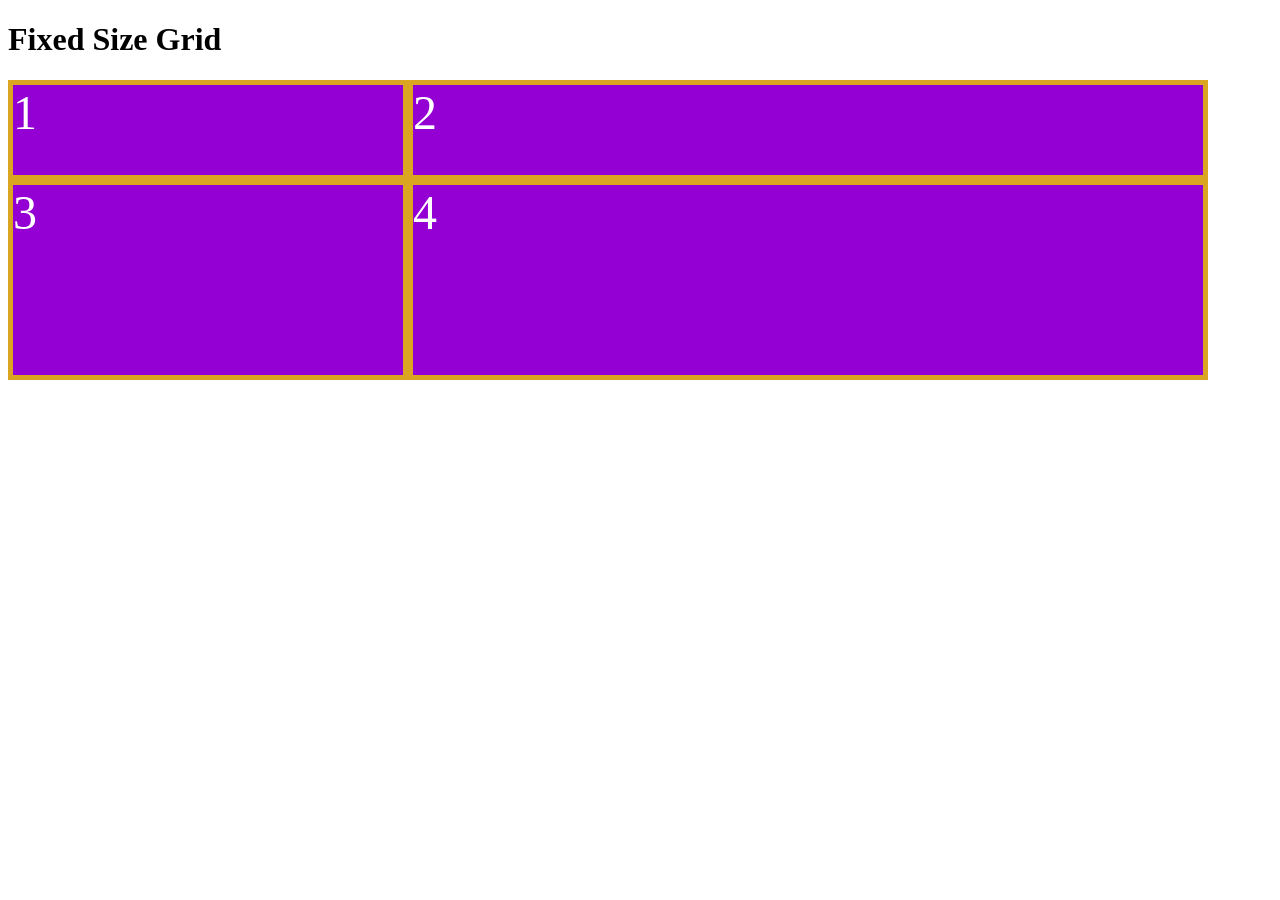
<file: 10.1 Grid Sizing/fixed-size.html>
<!DOCTYPE html>
<html lang="en">

<head>
  <meta charset="UTF-8">
  <meta name="viewport" content="width=device-width, initial-scale=1.0">
  <title>Fixed Size Grid</title>
  <style>

    .grid-container {
      display: grid;
      grid-template-rows: 100px 200px;
      grid-template-columns: 400px 800px;
    }

    .grid-item {
      font-size: 3rem;
      background-color: darkviolet;
      border: 5px solid goldenrod;
      color: white;
    }
  </style>
</head>

<body>
  <h1>Fixed Size Grid</h1>
  <div class="grid-container">
    <div class="grid-item">1</div>
    <div class="grid-item">2</div>
    <div class="grid-item">3</div>
    <div class="grid-item">4</div>
  </div>
</body>

</html>
</file>
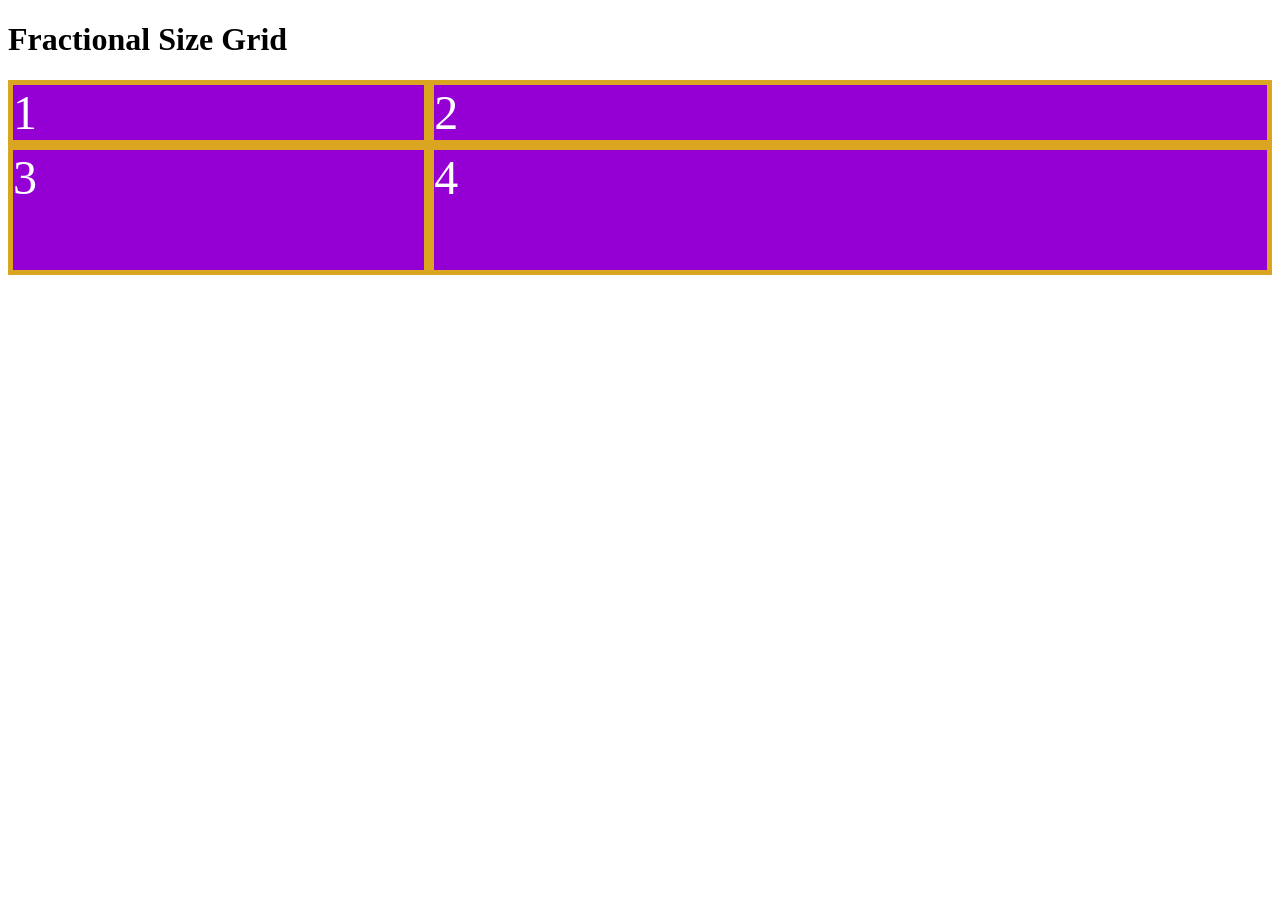
<file: 10.1 Grid Sizing/fractional-size.html>
<!DOCTYPE html>
<html lang="en">

<head>
  <meta charset="UTF-8">
  <meta name="viewport" content="width=device-width, initial-scale=1.0">
  <title>Fractional Size Grid</title>
  <style>

    .grid-container {
      display: grid;
      grid-template-rows: 1fr 2fr;
      grid-template-columns: 1fr 2fr;
    }

    .grid-item {
      font-size: 3rem;
      background-color: darkviolet;
      border: 5px solid goldenrod;
      color: white;
    }
  </style>
</head>

<body>
  <h1>Fractional Size Grid</h1>
  <div class="grid-container">
    <div class="grid-item">1</div>
    <div class="grid-item">2</div>
    <div class="grid-item">3</div>
    <div class="grid-item">4</div>
  </div>
</body>

</html>
</file>
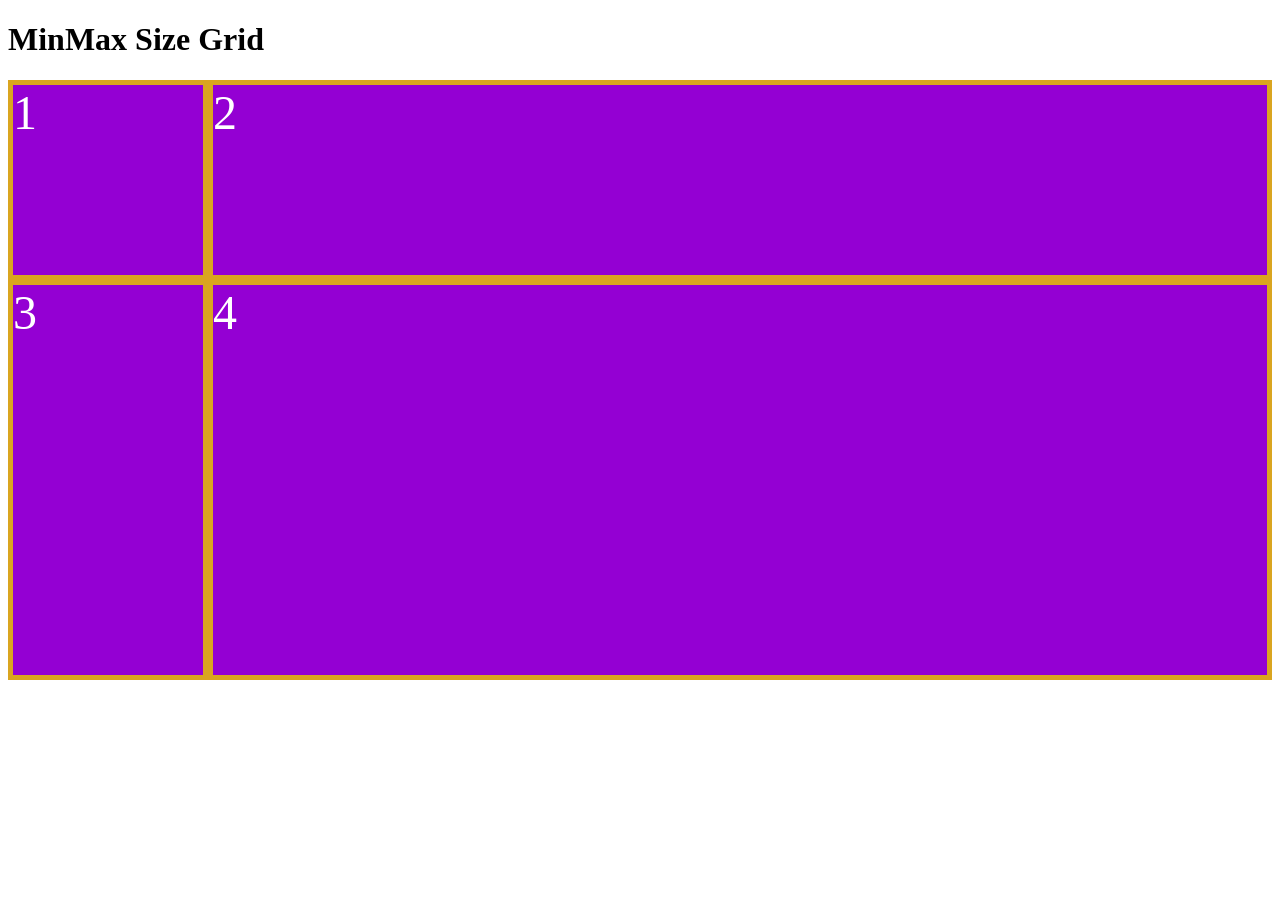
<file: 10.1 Grid Sizing/minmax-size.html>
<!DOCTYPE html>
<html lang="en">

<head>
  <meta charset="UTF-8">
  <meta name="viewport" content="width=device-width, initial-scale=1.0">
  <title>MizMax Size Grid</title>
  <style>
    .grid-container {
      display: grid;
      grid-template-rows: 200px minmax(400px, 5fr);
      grid-template-columns: 200px minmax(400px, 5fr);
    }

    .grid-item {
      font-size: 3rem;
      background-color: darkviolet;
      border: 5px solid goldenrod;
      color: white;
    }
  </style>
</head>

<body>
  <h1>MinMax Size Grid</h1>
  <div class="grid-container">
    <div class="grid-item">1</div>
    <div class="grid-item">2</div>
    <div class="grid-item">3</div>
    <div class="grid-item">4</div>
  </div>
</body>

</html>
</file>
